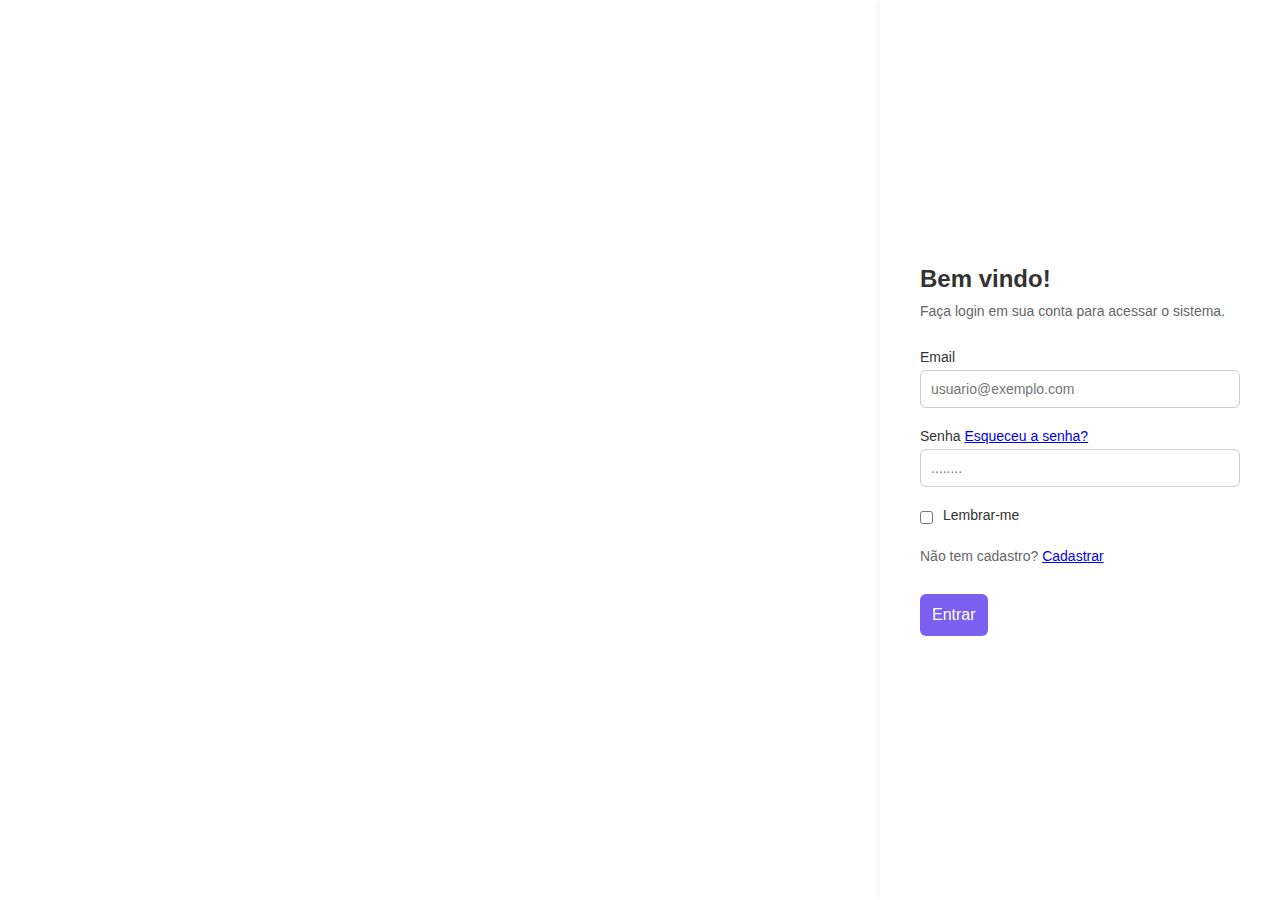
<file: index.html>
<!DOCTYPE html>
<html lang="pt-BR">
<head>
<meta charset="UTF-8" />
<meta name="viewport" content="width=device-width, initial-scale=1.0" />
<title>Login - PACserver</title>
<link rel="stylesheet" href="./src/styles/globalStyles.css" />
</head>
<body>
<div class="container">
    <div class="illustration"></div>

    <section class="login">
    <h2>Bem vindo!</h2>
    <p>Faça login em sua conta para acessar o sistema.</p>

    <form>
        <label for="email">Email</label>
        <input type="email" id="email" placeholder="usuario@exemplo.com" required />

        <label for="senha">Senha <a href="#">Esqueceu a senha?</a></label>
        <input type="password" id="senha" placeholder="........" required />

        <div class="remember">
        <input type="checkbox" id="lembrar" />
        <label for="lembrar">Lembrar-me</label>
        </div>

        <div class="register-link">
                <p>Não tem cadastro? <a href="./src/pages/cadastro.html">Cadastrar</p>
                    
        </div>

        <button type="submit" a href=".src/pages/homePage.php">Entrar</button>
    </form>
    </section>
</div>
</body>
</html>
</file>
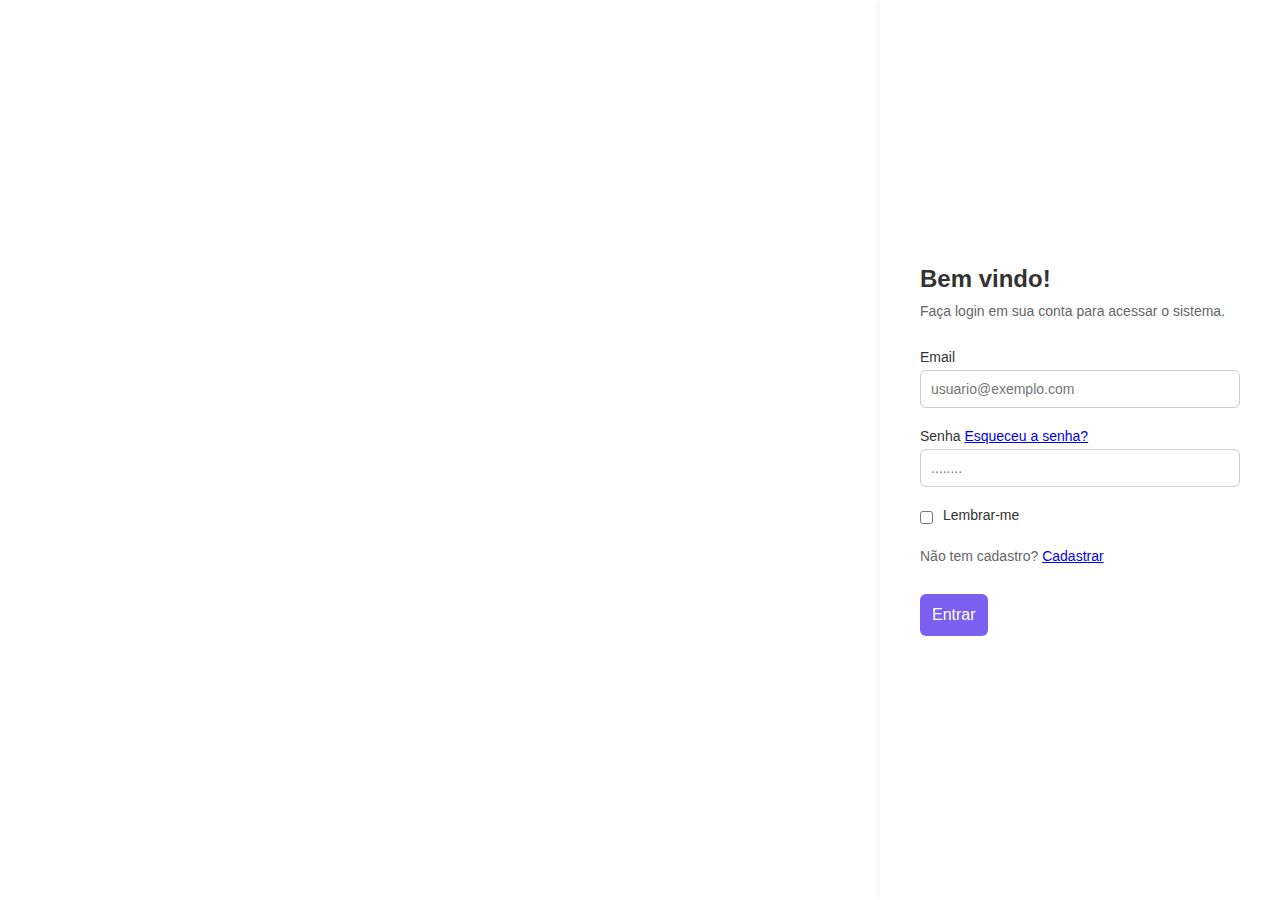
<file: PacFront/index.html>
<!DOCTYPE html>
<html lang="pt-BR">
<head>
<meta charset="UTF-8" />
<meta name="viewport" content="width=device-width, initial-scale=1.0" />
<title>Login - PACserver</title>
<link rel="stylesheet" href="./src/styles/globalStyles.css" />
</head>
<body>
<div class="container">
    <div class="illustration"></div>

    <section class="login">
    <h2>Bem vindo!</h2>
    <p>Faça login em sua conta para acessar o sistema.</p>

    <form>
        <label for="email">Email</label>
        <input type="email" id="email" placeholder="usuario@exemplo.com" required />

        <label for="senha">Senha <a href="#">Esqueceu a senha?</a></label>
        <input type="password" id="senha" placeholder="........" required />

        <div class="remember">
        <input type="checkbox" id="lembrar" />
        <label for="lembrar">Lembrar-me</label>
        </div>

        <div class="register-link">
                <p>Não tem cadastro? <a href="./src/pages/cadastro.html">Cadastrar</p>
        </div>

        <button type="submit">Entrar</button>
    </form>
    </section>
</div>
</body>
</html>
</file>
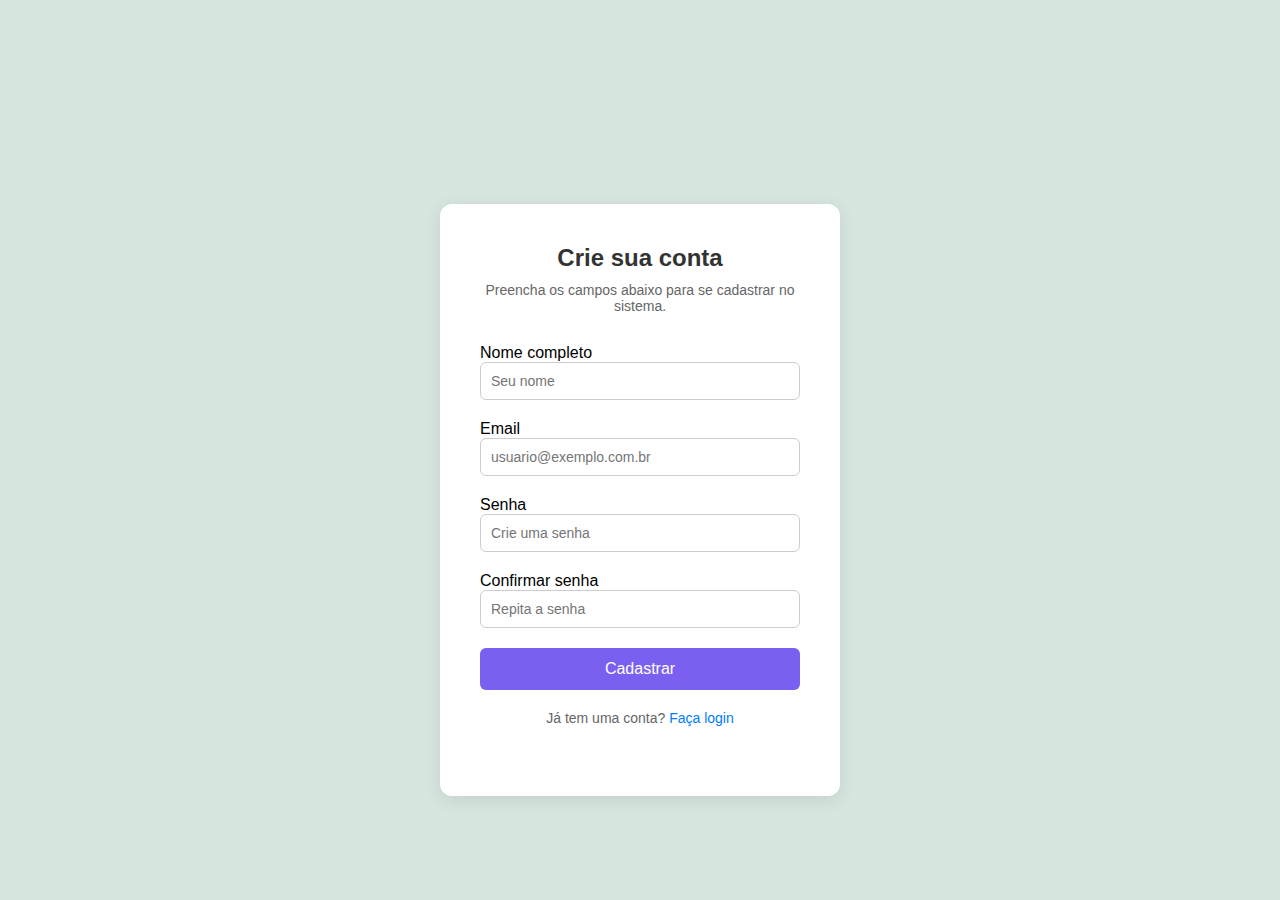
<file: src/pages/cadastro.html>
<!DOCTYPE html>
<html lang="pt-BR">
  <head>
    <meta charset="UTF-8" />
    <meta name="viewport" content="width=device-width, initial-scale=1.0" />
    <title>Cadastro - RadCloud</title>
    <link rel="stylesheet" href="../styles/cadastro.css" />
  </head>

  <body>
    <header></header> 

    <div class="container">
      <section class="cadastro">
        <h2>Crie sua conta</h2>
        <p>Preencha os campos abaixo para se cadastrar no sistema.</p>

        <form>
          <label for="nome">Nome completo</label>
          <input type="text" id="nome" placeholder="Seu nome" required />

          <label for="email">Email</label>
          <input type="email" id="email" placeholder="usuario@exemplo.com.br" required />

          <label for="senha">Senha</label>
          <input type="password" id="senha" placeholder="Crie uma senha" required />

          <label for="confirmar">Confirmar senha</label>
          <input type="password" id="confirmar" placeholder="Repita a senha" required />

          <button type="submit">Cadastrar</button>

          <p class="login-link">Já tem uma conta? <a href="../../index.html">Faça login</a></p>
        </form>
      </section>
    </div>
  </body>
</html>
</file>
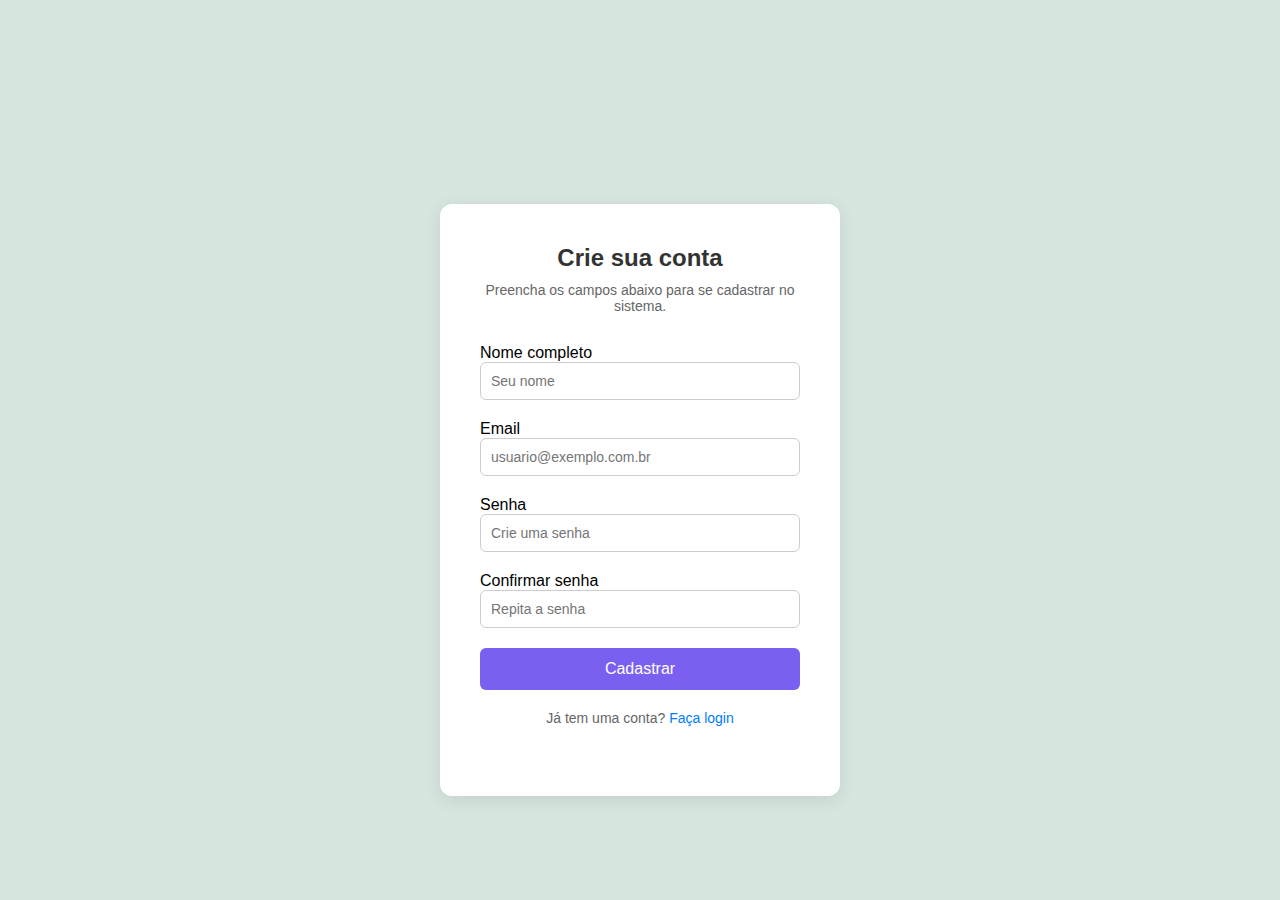
<file: PacFront/src/pages/cadastro.html>
<!DOCTYPE html>
<html lang="pt-BR">
  <head>
    <meta charset="UTF-8" />
    <meta name="viewport" content="width=device-width, initial-scale=1.0" />
    <title>Cadastro - RadCloud</title>
    <link rel="stylesheet" href="../styles/cadastro.css" />
  </head>

  <body>
    <header></header> 

    <div class="container">
      <section class="cadastro">
        <h2>Crie sua conta</h2>
        <p>Preencha os campos abaixo para se cadastrar no sistema.</p>

        <form>
          <label for="nome">Nome completo</label>
          <input type="text" id="nome" placeholder="Seu nome" required />

          <label for="email">Email</label>
          <input type="email" id="email" placeholder="usuario@exemplo.com.br" required />

          <label for="senha">Senha</label>
          <input type="password" id="senha" placeholder="Crie uma senha" required />

          <label for="confirmar">Confirmar senha</label>
          <input type="password" id="confirmar" placeholder="Repita a senha" required />

          <button type="submit">Cadastrar</button>

          <p class="login-link">Já tem uma conta? <a href="../../index.html">Faça login</a></p>
        </form>
      </section>
    </div>
  </body>
</html>
</file>
<file: src/styles/globalStyles.css>
* {
  margin: 0;
  padding: 0;
  box-sizing: border-box;
}

body, html {
  height: 100%;
  font-family: 'Segoe UI', sans-serif;
}

.container {
  display: flex;
  height: 100vh;
  width: 100vw;
}

/*area da img*/
.illustration {
  flex: 1;
  background-image: url('https://media.licdn.com/dms/image/v2/C561BAQFlZUENewXaNg/company-background_10000/company-background_10000/0/1614719794279/cbaityhy_cover?e=2147483647&v=beta&t=5IPOQVIM58MhL-xlqrrJA-6u5mIrgEOPqAf77QUAs04'); /* Substitua pelo caminho correto */
  background-size: cover;
  background-position: center;
  background-repeat: no-repeat;
}

/* Área de login */
.login {
  width: 400px;
  background-color: #fff;
  padding: 60px 40px;
  box-shadow: -2px 0 8px rgba(0, 0, 0, 0.05);
  display: flex;
  flex-direction: column;
  justify-content: center;
}

.login h2 {
  margin-bottom: 10px;
  font-size: 24px;
  color: #333;
}

.login p {
  margin-bottom: 30px;
  font-size: 14px;
  color: #666;
}

.login form {
  display: flex;
  flex-direction: column;
}

.login label {
  margin-bottom: 5px;
  font-weight: 500;
  color: #333;
  font-size: 14px;
}

.login input[type="email"],
.login input[type="password"] {
  padding: 10px;
  margin-bottom: 20px;
  border: 1px solid #ccc;
  border-radius: 6px;
  font-size: 14px;
}

.login .remember {
  display: flex;
  align-items: center;
  gap: 10px;
  margin-bottom: 20px;
  font-size: 14px;
}

.login button {
  background-color: #7a5ff0;
  color: #fff;
  padding: 12px;
  border: none;
  border-radius: 6px;
  font-size: 16px
}
</file>
<file: PacFront/src/styles/globalStyles.css>
* {
  margin: 0;
  padding: 0;
  box-sizing: border-box;
}

body, html {
  height: 100%;
  font-family: 'Segoe UI', sans-serif;
}

.container {
  display: flex;
  height: 100vh;
  width: 100vw;
}

/*area da img*/
.illustration {
  flex: 1;
  background-image: url('https://media.licdn.com/dms/image/v2/C561BAQFlZUENewXaNg/company-background_10000/company-background_10000/0/1614719794279/cbaityhy_cover?e=2147483647&v=beta&t=5IPOQVIM58MhL-xlqrrJA-6u5mIrgEOPqAf77QUAs04'); /* Substitua pelo caminho correto */
  background-size: cover;
  background-position: center;
  background-repeat: no-repeat;
}

/* Área de login */
.login {
  width: 400px;
  background-color: #fff;
  padding: 60px 40px;
  box-shadow: -2px 0 8px rgba(0, 0, 0, 0.05);
  display: flex;
  flex-direction: column;
  justify-content: center;
}

.login h2 {
  margin-bottom: 10px;
  font-size: 24px;
  color: #333;
}

.login p {
  margin-bottom: 30px;
  font-size: 14px;
  color: #666;
}

.login form {
  display: flex;
  flex-direction: column;
}

.login label {
  margin-bottom: 5px;
  font-weight: 500;
  color: #333;
  font-size: 14px;
}

.login input[type="email"],
.login input[type="password"] {
  padding: 10px;
  margin-bottom: 20px;
  border: 1px solid #ccc;
  border-radius: 6px;
  font-size: 14px;
}

.login .remember {
  display: flex;
  align-items: center;
  gap: 10px;
  margin-bottom: 20px;
  font-size: 14px;
}

.login button {
  background-color: #7a5ff0;
  color: #fff;
  padding: 12px;
  border: none;
  border-radius: 6px;
  font-size: 16px
}
</file>
<file: src/styles/cadastro.css>
/* Reset básico */
* {
  margin: 0;
  padding: 0;
  box-sizing: border-box;
}

/* Altura total da página */
html, body {
  height: 100%;
  font-family: Arial, sans-serif;
  background-color: #d7e6df;
}


header {
  width: 100%;
  height: 100px;
  background-image:url('https://media.licdn.com/dms/image/v2/C561BAQFlZUENewXaNg/company-background_10000/company-background_10000/0/1614719794279/cbaityhy_cover?e=2147483647&v=beta&t=5IPOQVIM58MhL-xlqrrJA-6u5mIrgEOPqAf77QUAs04');
  background-repeat: no-repeat;
  background-size: cover;
  background-position: 0;
  display: flex;
  justify-content: center;
  align-items: center;
  font-size: 32px;
  font-weight: bold;
}

/* Container principal */
.container {
  display: flex;
  justify-content: center;
  align-items: center;
  height: calc(100% - 100px); /* Altura total menos o header */
  padding: 20px;
}

/* Seção de cadastro */
section.cadastro {
  background-color: rgb(255, 255, 255);
  padding: 40px;
  border-radius: 12px;
  box-shadow: 0 4px 20px rgba(0, 0, 0, 0.1);
  width: 100%;
  max-width: 400px;
}

.cadastro h2 {
  margin-bottom: 10px;
  font-size: 24px;
  color: #333;
  text-align: center;
}

.cadastro p {
  margin-bottom: 30px;
  font-size: 14px;
  color: #666;
  text-align: center;
}

.cadastro form {
  display: flex;
  flex-direction: column;
}

.cadastro input[type="text"],
.cadastro input[type="email"],
.cadastro input[type="password"] {
  padding: 10px;
  margin-bottom: 20px;
  border: 1px solid #ccc;
  border-radius: 6px;
  font-size: 14px;
}

.cadastro button {
  background-color:#7a5ff0;
  color: white;
  padding: 12px;
  border: none;
  border-radius: 6px;
  font-size: 16px;
  cursor: pointer;
  transition: background 0.3s;
}

.cadastro button:hover {
  background-color: #0056b3;
}

.login-link {
  margin-top: 20px;
  font-size: 14px;
  text-align: center;
}

.login-link a {
  color: #007bff;
  text-decoration: none;
}

.login-link a:hover {
  text-decoration: underline;
}
</file>
<file: PacFront/src/styles/cadastro.css>
/* Reset básico */
* {
  margin: 0;
  padding: 0;
  box-sizing: border-box;
}

/* Altura total da página */
html, body {
  height: 100%;
  font-family: Arial, sans-serif;
  background-color: #d7e6df;
}


header {
  width: 100%;
  height: 100px;
  background-image:url('https://media.licdn.com/dms/image/v2/C561BAQFlZUENewXaNg/company-background_10000/company-background_10000/0/1614719794279/cbaityhy_cover?e=2147483647&v=beta&t=5IPOQVIM58MhL-xlqrrJA-6u5mIrgEOPqAf77QUAs04');
  background-repeat: no-repeat;
  background-size: cover;
  background-position: 0;
  display: flex;
  justify-content: center;
  align-items: center;
  font-size: 32px;
  font-weight: bold;
}

/* Container principal */
.container {
  display: flex;
  justify-content: center;
  align-items: center;
  height: calc(100% - 100px); /* Altura total menos o header */
  padding: 20px;
}

/* Seção de cadastro */
section.cadastro {
  background-color: rgb(255, 255, 255);
  padding: 40px;
  border-radius: 12px;
  box-shadow: 0 4px 20px rgba(0, 0, 0, 0.1);
  width: 100%;
  max-width: 400px;
}

.cadastro h2 {
  margin-bottom: 10px;
  font-size: 24px;
  color: #333;
  text-align: center;
}

.cadastro p {
  margin-bottom: 30px;
  font-size: 14px;
  color: #666;
  text-align: center;
}

.cadastro form {
  display: flex;
  flex-direction: column;
}

.cadastro input[type="text"],
.cadastro input[type="email"],
.cadastro input[type="password"] {
  padding: 10px;
  margin-bottom: 20px;
  border: 1px solid #ccc;
  border-radius: 6px;
  font-size: 14px;
}

.cadastro button {
  background-color:#7a5ff0;
  color: white;
  padding: 12px;
  border: none;
  border-radius: 6px;
  font-size: 16px;
  cursor: pointer;
  transition: background 0.3s;
}

.cadastro button:hover {
  background-color: #0056b3;
}

.login-link {
  margin-top: 20px;
  font-size: 14px;
  text-align: center;
}

.login-link a {
  color: #007bff;
  text-decoration: none;
}

.login-link a:hover {
  text-decoration: underline;
}
</file>
